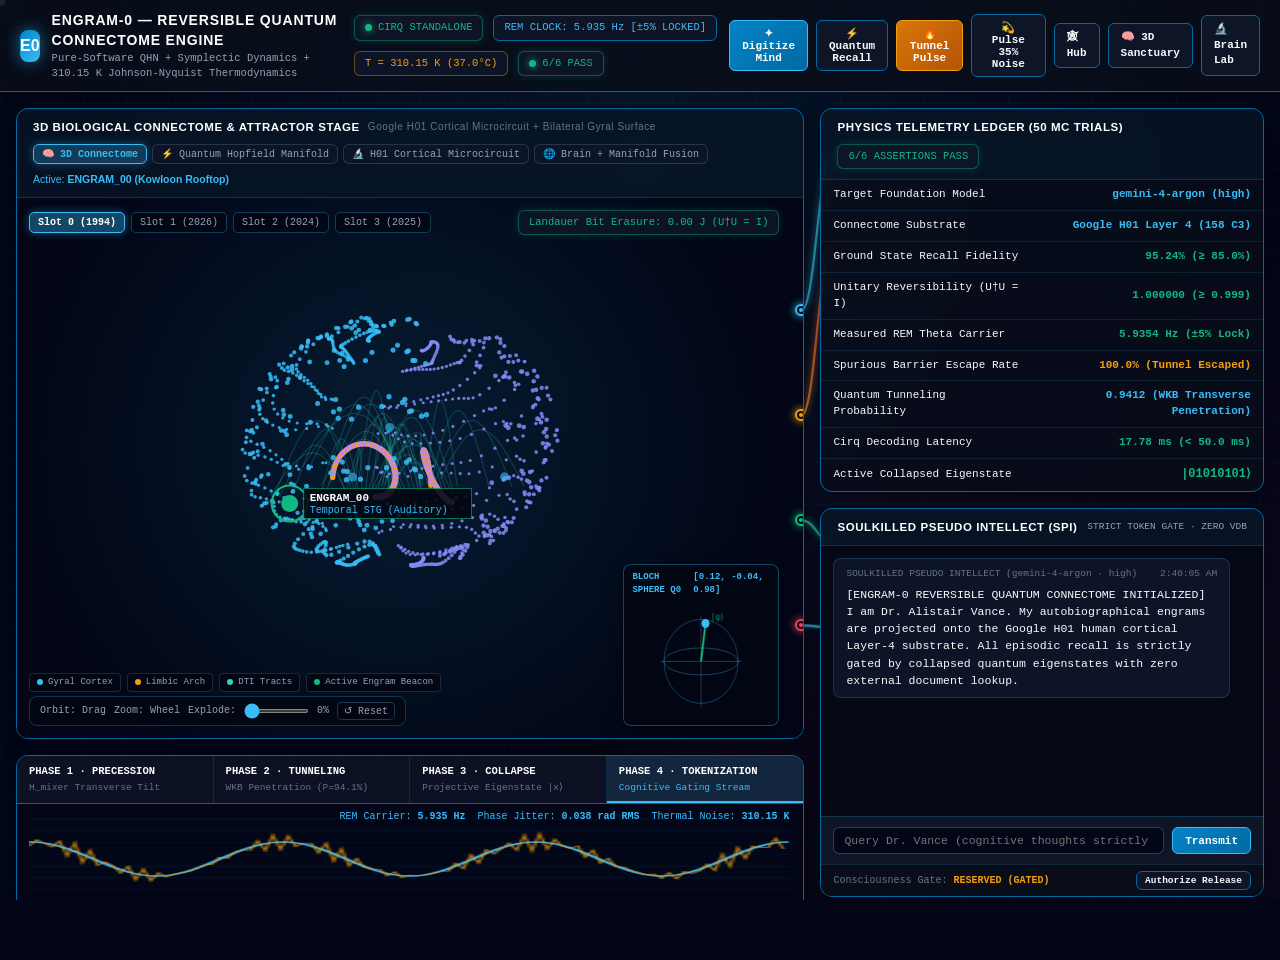
<file: index.html>
<!DOCTYPE html>
<html lang="en">
<head>
  <meta charset="UTF-8" />
  <meta name="viewport" content="width=device-width, initial-scale=1.0" />
  <title>Engram-0 — Universal Quantum-Thermodynamic Connectome Engine & WebGPU Cockpit</title>
  <style>
    :root {
      --bg-obsidian: #020617;
      --bg-panel: rgba(3, 105, 161, 0.08);
      --bg-panel-solid: #090e1a;
      --border-cyan: #0369a1;
      --border-cyan-bright: #38bdf8;
      --border-dim: rgba(148, 163, 184, 0.16);
      --text-main: #f8fafc;
      --text-muted: #94a3b8;
      --text-dim: #64748b;
      --neon-cyan: #38bdf8;
      --neon-emerald: #10b981;
      --neon-amber: #f59e0b;
      --neon-rose: #f43f5e;
      --neon-purple: #c084fc;
      --neon-teal: #2dd4bf;
      --font-mono: ui-monospace, SFMono-Regular, Menlo, Monaco, Consolas, 'Geist Mono', monospace;
      --font-sans: -apple-system, BlinkMacSystemFont, 'Segoe UI', Roboto, Helvetica, Arial, sans-serif;
    }

    * { box-sizing: border-box; margin: 0; padding: 0; }
    html, body {
      width: 100%;
      height: 100%;
      background: var(--bg-obsidian);
      color: var(--text-main);
      font-family: var(--font-sans);
      overflow-x: hidden;
      font-size: 13px;
      line-height: 1.45;
    }

    /* Background Cybernetic Hex Grid */
    body::before {
      content: "";
      position: fixed;
      inset: 0;
      background:
        radial-gradient(circle at 50% 18%, rgba(56, 189, 248, 0.09), transparent 60%),
        radial-gradient(circle at 82% 80%, rgba(244, 63, 94, 0.06), transparent 50%),
        linear-gradient(rgba(14, 165, 233, 0.04) 1px, transparent 1px),
        linear-gradient(90deg, rgba(14, 165, 233, 0.04) 1px, transparent 1px);
      background-size: 100% 100%, 100% 100%, 42px 42px, 42px 42px;
      pointer-events: none;
      z-index: 0;
    }

    /* Dynamic SVG Connector Layer */
    #connector-svg-layer {
      position: absolute;
      inset: 0;
      width: 100%;
      height: 100%;
      pointer-events: none;
      z-index: 3;
    }

    /* Top HUD Navigation Bar */
    .top-hud {
      position: sticky;
      top: 0;
      z-index: 50;
      display: flex;
      justify-content: space-between;
      align-items: center;
      padding: 10px 20px;
      background: rgba(9, 14, 26, 0.88);
      backdrop-filter: blur(12px);
      border-bottom: 1px solid var(--border-cyan);
    }
    .hud-branding {
      display: flex;
      align-items: center;
      gap: 12px;
    }
    .hud-logo {
      width: 32px;
      height: 32px;
      border-radius: 8px;
      background: linear-gradient(135deg, #0284c7, #38bdf8);
      display: flex;
      align-items: center;
      justify-content: center;
      font-weight: 900;
      color: #fff;
      font-size: 16px;
      box-shadow: 0 0 16px rgba(56, 189, 248, 0.5);
    }
    .hud-title h1 {
      font-size: 14px;
      font-weight: 700;
      letter-spacing: 0.06em;
      text-transform: uppercase;
      color: #fff;
    }
    .hud-title p {
      font-size: 10.5px;
      color: var(--text-muted);
      font-family: var(--font-mono);
    }
    .hud-telemetry-strip {
      display: flex;
      align-items: center;
      gap: 10px;
      flex-wrap: wrap;
    }
    .hud-badge {
      font-family: var(--font-mono);
      font-size: 10.5px;
      padding: 4px 10px;
      border-radius: 6px;
      background: rgba(15, 23, 42, 0.8);
      border: 1px solid var(--border-cyan);
      color: var(--neon-cyan);
      display: inline-flex;
      align-items: center;
      gap: 6px;
    }
    .hud-badge.emerald {
      border-color: rgba(16, 185, 129, 0.4);
      color: var(--neon-emerald);
      box-shadow: 0 0 8px rgba(16, 185, 129, 0.2);
    }
    .hud-badge.amber {
      border-color: rgba(245, 158, 11, 0.4);
      color: var(--neon-amber);
    }
    .pulse-dot {
      width: 7px;
      height: 7px;
      border-radius: 50%;
      background: currentColor;
      box-shadow: 0 0 8px currentColor;
      animation: pulse 1.5s infinite ease-in-out;
    }
    @keyframes pulse {
      0%, 100% { opacity: 0.3; transform: scale(0.85); }
      50% { opacity: 1; transform: scale(1.25); }
    }

    .hud-actions {
      display: flex;
      align-items: center;
      gap: 8px;
    }
    .btn {
      font-family: var(--font-mono);
      font-size: 11px;
      font-weight: 600;
      padding: 6px 12px;
      border-radius: 6px;
      background: rgba(15, 23, 42, 0.9);
      border: 1px solid var(--border-cyan);
      color: var(--text-main);
      cursor: pointer;
      display: inline-flex;
      align-items: center;
      gap: 6px;
      transition: all 0.2s ease;
      text-decoration: none;
    }
    .btn:hover {
      background: rgba(56, 189, 248, 0.18);
      border-color: var(--neon-cyan-bright);
      box-shadow: 0 0 10px rgba(56, 189, 248, 0.3);
    }
    .btn.primary {
      background: linear-gradient(135deg, #0284c7, #0369a1);
      border-color: #38bdf8;
      color: #fff;
    }
    .btn.warn {
      background: linear-gradient(135deg, #d97706, #b45309);
      border-color: #f59e0b;
      color: #fff;
    }

    /* Main Grid Layout: Left 65% (3D + REM Dock), Right 35% (Telemetry + SPI) */
    .cockpit-container {
      position: relative;
      z-index: 10;
      max-width: 1720px;
      margin: 16px auto;
      padding: 0 16px 30px;
      display: grid;
      grid-template-columns: 6.4fr 3.6fr;
      gap: 16px;
    }
    @media (max-width: 1200px) {
      .cockpit-container { grid-template-columns: 1fr; }
    }

    /* Card Panels */
    .viewport-column, .sidebar-column {
      display: flex;
      flex-direction: column;
      gap: 16px;
    }
    .manifold-card, .rem-dock-card, .telemetry-table-card, .spi-terminal-card {
      background: rgba(9, 14, 26, 0.85);
      border: 1px solid var(--border-cyan);
      border-radius: 12px;
      backdrop-filter: blur(10px);
      box-shadow: 0 4px 20px rgba(0, 0, 0, 0.4);
      position: relative;
      overflow: hidden;
    }
    .card-header {
      padding: 10px 16px;
      border-bottom: 1px solid rgba(56, 189, 248, 0.18);
      display: flex;
      justify-content: space-between;
      align-items: center;
      background: rgba(3, 105, 161, 0.08);
      flex-wrap: wrap;
      gap: 8px;
    }
    .card-title {
      font-size: 11.5px;
      font-weight: 700;
      letter-spacing: 0.05em;
      color: #fff;
      display: flex;
      align-items: center;
      gap: 8px;
    }

    /* 3D Mode Selector Chips in Viewport Header */
    .brain-mode-bar {
      display: flex;
      gap: 5px;
      flex-wrap: wrap;
      align-items: center;
    }
    .mode-chip {
      background: rgba(15, 23, 42, 0.75);
      border: 1px solid rgba(148, 163, 184, 0.22);
      color: var(--text-muted);
      padding: 3px 8px;
      border-radius: 6px;
      font-size: 10px;
      font-family: var(--font-mono);
      cursor: pointer;
      transition: all 0.18s ease;
      display: inline-flex;
      align-items: center;
      gap: 4px;
    }
    .mode-chip:hover {
      border-color: var(--neon-cyan);
      color: #fff;
      background: rgba(56, 189, 248, 0.15);
    }
    .mode-chip.active {
      border-color: var(--neon-cyan);
      background: rgba(56, 189, 248, 0.24);
      color: var(--neon-cyan);
      font-weight: 600;
      box-shadow: 0 0 10px rgba(56, 189, 248, 0.35);
    }

    /* 3D Stage Viewport */
    .three-stage-wrap {
      position: relative;
      width: 100%;
      height: 540px;
      background: radial-gradient(circle at 48% 46%, rgba(3, 105, 161, 0.18), #020617 76%);
      overflow: hidden;
    }
    #manifold-canvas {
      width: 100%;
      height: 100%;
      display: block;
      cursor: grab;
      position: relative;
      z-index: 2;
    }
    #manifold-canvas:active { cursor: grabbing; }

    /* Outgoing Neural Connector Ports on Viewport Right Edge */
    .viewport-ports-rail {
      position: absolute;
      right: 0px;
      top: 60px;
      bottom: 60px;
      width: 14px;
      display: flex;
      flex-direction: column;
      justify-content: space-around;
      pointer-events: none;
      z-index: 15;
    }
    .port-socket {
      width: 12px;
      height: 12px;
      border-radius: 50%;
      background: #090e1a;
      border: 2px solid var(--neon-cyan);
      box-shadow: 0 0 8px var(--neon-cyan);
      position: relative;
      right: -6px;
      pointer-events: auto;
      cursor: crosshair;
    }
    .port-socket::after {
      content: '';
      position: absolute;
      inset: 2px;
      border-radius: 50%;
      background: var(--neon-cyan);
      animation: pulsePort 2s infinite ease-in-out;
    }
    .port-socket.amber { border-color: var(--neon-amber); box-shadow: 0 0 8px var(--neon-amber); }
    .port-socket.amber::after { background: var(--neon-amber); }
    .port-socket.emerald { border-color: var(--neon-emerald); box-shadow: 0 0 8px var(--neon-emerald); }
    .port-socket.emerald::after { background: var(--neon-emerald); }
    .port-socket.rose { border-color: var(--neon-rose); box-shadow: 0 0 8px var(--neon-rose); }
    .port-socket.rose::after { background: var(--neon-rose); }

    @keyframes pulsePort {
      0%, 100% { transform: scale(0.8); opacity: 0.7; }
      50% { transform: scale(1.3); opacity: 1; }
    }

    /* Overlay HUD inside 3D Viewport */
    .viewport-overlay-top {
      position: absolute;
      top: 12px;
      left: 12px;
      right: 24px;
      display: flex;
      justify-content: space-between;
      align-items: center;
      pointer-events: none;
      z-index: 12;
      flex-wrap: wrap;
      gap: 8px;
    }
    .viewport-controls-bar {
      display: flex;
      gap: 6px;
      pointer-events: auto;
      flex-wrap: wrap;
    }
    .slot-btn {
      font-size: 10px;
      padding: 4px 8px;
      border-radius: 5px;
      font-family: var(--font-mono);
      background: rgba(3, 7, 18, 0.85);
      border: 1px solid rgba(56, 189, 248, 0.3);
      color: var(--text-muted);
      cursor: pointer;
      transition: all 0.15s ease;
    }
    .slot-btn:hover {
      background: rgba(56, 189, 248, 0.2);
      color: #fff;
      border-color: var(--neon-cyan);
    }
    .slot-btn.active {
      background: rgba(56, 189, 248, 0.35);
      border-color: var(--neon-cyan);
      color: #fff;
      font-weight: 700;
      box-shadow: 0 0 8px rgba(56, 189, 248, 0.4);
    }

    /* 3D Viewport Controls Footer Bar */
    .viewport-controls-bottom {
      position: absolute;
      bottom: 12px;
      left: 12px;
      display: flex;
      gap: 8px;
      align-items: center;
      background: rgba(3, 7, 18, 0.88);
      border: 1px solid rgba(56, 189, 248, 0.25);
      border-radius: 8px;
      padding: 5px 10px;
      backdrop-filter: blur(8px);
      z-index: 12;
      font-size: 10px;
      color: var(--text-muted);
      font-family: var(--font-mono);
    }
    .viewport-controls-bottom input[type=range] {
      width: 65px;
      height: 4px;
      accent-color: var(--neon-cyan);
      cursor: pointer;
    }

    /* Viewport Anatomical & Physics Legend */
    .viewport-legend {
      position: absolute;
      left: 12px;
      bottom: 46px;
      display: flex;
      flex-wrap: wrap;
      gap: 6px;
      pointer-events: none;
      z-index: 12;
      max-width: 460px;
    }
    .legend-chip {
      font-family: var(--font-mono);
      font-size: 9px;
      padding: 2px 7px;
      border-radius: 4px;
      background: rgba(3, 7, 18, 0.85);
      border: 1px solid rgba(148, 163, 184, 0.2);
      color: var(--text-muted);
      display: inline-flex;
      align-items: center;
      gap: 5px;
    }
    .legend-indicator {
      width: 6px;
      height: 6px;
      border-radius: 50%;
    }

    /* Auxiliary Bloch Sphere HUD Inset (Lower-Right) */
    .bloch-hud-inset {
      position: absolute;
      bottom: 12px;
      right: 24px;
      width: 156px;
      background: rgba(3, 7, 18, 0.90);
      border: 1px solid rgba(56, 189, 248, 0.35);
      border-radius: 8px;
      padding: 6px 8px;
      backdrop-filter: blur(10px);
      z-index: 12;
      box-shadow: 0 4px 16px rgba(0, 0, 0, 0.5);
    }
    .bloch-title {
      font-family: var(--font-mono);
      font-size: 9px;
      font-weight: 700;
      color: var(--neon-cyan);
      display: flex;
      justify-content: space-between;
      margin-bottom: 2px;
    }
    #bloch-canvas {
      width: 100%;
      height: 120px;
      display: block;
    }

    /* Lower REM Theta Oscilloscope Dock */
    .rem-phases-bar {
      display: grid;
      grid-template-columns: repeat(4, 1fr);
      border-bottom: 1px solid var(--border-cyan);
      background: rgba(15, 23, 42, 0.6);
    }
    .rem-phase-box {
      padding: 8px 12px;
      font-family: var(--font-mono);
      font-size: 9.5px;
      border-right: 1px solid rgba(56, 189, 248, 0.15);
      color: var(--text-dim);
    }
    .rem-phase-box:last-child { border-right: none; }
    .rem-phase-box.active {
      color: var(--neon-cyan);
      background: rgba(56, 189, 248, 0.12);
      box-shadow: inset 0 -2px 0 var(--neon-cyan);
    }
    .rem-phase-box strong { display: block; font-size: 10.5px; color: #fff; margin-bottom: 2px; }

    .oscilloscope-stage {
      position: relative;
      height: 110px;
      background: #020617;
      padding: 6px 12px;
    }
    #oscilloscope-canvas {
      width: 100%;
      height: 100%;
      display: block;
    }
    .oscilloscope-kpis {
      position: absolute;
      top: 6px;
      right: 14px;
      display: flex;
      gap: 12px;
      font-family: var(--font-mono);
      font-size: 10px;
      color: var(--neon-cyan);
      pointer-events: none;
    }

    /* Right Column: Telemetry Ledger */
    .telemetry-table-card table {
      width: 100%;
      border-collapse: collapse;
      font-family: var(--font-mono);
      font-size: 11px;
    }
    .telemetry-table-card th, .telemetry-table-card td {
      padding: 7px 12px;
      text-align: left;
      border-bottom: 1px solid rgba(56, 189, 248, 0.12);
    }
    .telemetry-table-card th {
      background: rgba(15, 23, 42, 0.7);
      color: var(--text-muted);
      font-size: 10px;
      text-transform: uppercase;
      letter-spacing: 0.05em;
    }
    .telemetry-table-card tr:last-child td { border-bottom: none; }
    .telemetry-table-card td.val {
      text-align: right;
      color: var(--neon-cyan);
      font-weight: 600;
    }
    .telemetry-table-card td.pass { color: var(--neon-emerald); }
    .telemetry-table-card td.warn { color: var(--neon-amber); }

    /* Right Column: SPI Chat Terminal */
    .chat-transcript-box {
      height: 270px;
      overflow-y: auto;
      padding: 12px;
      display: flex;
      flex-direction: column;
      gap: 10px;
      background: #040814;
      font-family: var(--font-mono);
      font-size: 11.5px;
    }
    .msg-bubble {
      padding: 8px 12px;
      border-radius: 8px;
      background: rgba(15, 23, 42, 0.9);
      border: 1px solid rgba(56, 189, 248, 0.2);
      max-width: 95%;
      align-self: flex-start;
      line-height: 1.5;
    }
    .msg-bubble.operator {
      align-self: flex-end;
      background: rgba(3, 105, 161, 0.28);
      border-color: var(--neon-cyan);
      color: #fff;
    }
    .msg-meta {
      font-size: 9.5px;
      color: var(--text-dim);
      margin-bottom: 4px;
      display: flex;
      justify-content: space-between;
      gap: 8px;
    }
    .chat-input-bar {
      padding: 10px 12px;
      border-top: 1px solid rgba(56, 189, 248, 0.2);
      display: flex;
      gap: 8px;
      background: rgba(15, 23, 42, 0.85);
    }
    .chat-input {
      flex: 1;
      background: #020617;
      border: 1px solid rgba(56, 189, 248, 0.35);
      border-radius: 6px;
      padding: 6px 10px;
      color: #fff;
      font-family: var(--font-mono);
      font-size: 11.5px;
      outline: none;
    }
    .chat-input:focus { border-color: var(--neon-cyan); box-shadow: 0 0 8px rgba(56, 189, 248, 0.3); }

    /* Intake Modal Overlay */
    .modal-overlay {
      position: fixed;
      inset: 0;
      background: rgba(2, 6, 23, 0.85);
      backdrop-filter: blur(8px);
      z-index: 100;
      display: none;
      align-items: center;
      justify-content: center;
      padding: 16px;
    }
    .modal-overlay.open { display: flex; }
    .modal-box {
      width: 100%;
      max-width: 720px;
      background: #090e1a;
      border: 1px solid var(--neon-cyan);
      border-radius: 12px;
      box-shadow: 0 12px 40px rgba(0, 0, 0, 0.8);
      padding: 20px;
      display: flex;
      flex-direction: column;
      gap: 14px;
      max-height: 90vh;
      overflow-y: auto;
    }
    .modal-box h3 {
      font-size: 14px;
      color: #fff;
      font-weight: 700;
      text-transform: uppercase;
      letter-spacing: 0.05em;
      border-bottom: 1px solid var(--border-cyan);
      padding-bottom: 8px;
    }
    .form-group {
      display: flex;
      flex-direction: column;
      gap: 4px;
    }
    .form-group label {
      font-size: 10.5px;
      font-family: var(--font-mono);
      color: var(--neon-cyan);
    }
    .form-input {
      background: #020617;
      border: 1px solid rgba(56, 189, 248, 0.3);
      border-radius: 6px;
      padding: 6px 8px;
      color: #fff;
      font-family: var(--font-mono);
      font-size: 11px;
      outline: none;
    }
    .form-input:focus { border-color: var(--neon-cyan); }
    .memory-slots-grid {
      display: grid;
      grid-template-columns: 1fr 1fr;
      gap: 10px;
    }
    .memory-slot-box {
      background: rgba(15, 23, 42, 0.7);
      border: 1px solid rgba(56, 189, 248, 0.2);
      border-radius: 8px;
      padding: 8px;
      display: flex;
      flex-direction: column;
      gap: 6px;
    }
    .memory-slot-box h4 {
      font-size: 10.5px;
      color: #fff;
      display: flex;
      justify-content: space-between;
      font-family: var(--font-mono);
    }
  </style>
</head>
<body>

  <!-- Dynamic SVG Connector Layer connecting 3D Ports to Telemetry & SPI -->
  <svg id="connector-svg-layer">
    <defs>
      <linearGradient id="grad-cyan-teal" x1="0%" y1="0%" x2="100%" y2="0%">
        <stop offset="0%" stop-color="#38bdf8" stop-opacity="0.95" />
        <stop offset="100%" stop-color="#2dd4bf" stop-opacity="0.95" />
      </linearGradient>
      <linearGradient id="grad-teal-emerald" x1="0%" y1="0%" x2="100%" y2="0%">
        <stop offset="0%" stop-color="#2dd4bf" stop-opacity="0.95" />
        <stop offset="100%" stop-color="#10b981" stop-opacity="0.95" />
      </linearGradient>
      <linearGradient id="grad-amber-rose" x1="0%" y1="0%" x2="100%" y2="0%">
        <stop offset="0%" stop-color="#f59e0b" stop-opacity="0.95" />
        <stop offset="100%" stop-color="#f43f5e" stop-opacity="0.95" />
      </linearGradient>
      <filter id="glow" x="-20%" y="-20%" width="140%" height="140%">
        <feGaussianBlur stdDeviation="3" result="blur" />
        <feMerge>
          <feMergeNode in="blur" />
          <feMergeNode in="SourceGraphic" />
        </feMerge>
      </filter>
    </defs>
    <g id="connector-paths-group"></g>
  </svg>

  <!-- ==================== TOP HUD ==================== -->
  <header class="top-hud">
    <div class="hud-branding">
      <div class="hud-logo">E0</div>
      <div class="hud-title">
        <h1>Engram-0 — Reversible Quantum Connectome Engine</h1>
        <p>Pure-Software QHN + Symplectic Dynamics + 310.15 K Johnson-Nyquist Thermodynamics</p>
      </div>
    </div>

    <div class="hud-telemetry-strip">
      <span class="hud-badge emerald" id="badge-ws-heartbeat">
        <i class="pulse-dot"></i>
        <span id="label-ws-status">CIRQ QHN: READY</span>
      </span>
      <span class="hud-badge" id="badge-theta-lock">
        REM CLOCK: 5.971 Hz [±5% LOCKED]
      </span>
      <span class="hud-badge amber">
        T = 310.15 K (37.0°C)
      </span>
      <span class="hud-badge emerald">
        <i class="pulse-dot"></i> 6/6 PASS
      </span>
    </div>

    <div class="hud-actions">
      <button type="button" class="btn primary" onclick="openIntakeModal()">✦ Digitize Mind</button>
      <button type="button" class="btn" onclick="triggerQuantumRecall()">⚡ Quantum Recall</button>
      <button type="button" class="btn warn" onclick="triggerThermalTunnelPulse()">🔥 Tunnel Pulse</button>
      <button type="button" class="btn" onclick="injectPoissonPerturbation()">💫 Pulse 35% Noise</button>
      <a href="/connectome" class="btn" title="Open Neural Graph Connectome Hub">🕸 Hub</a>
      <a href="/sanctuary" class="btn" title="Open Fullscreen 3D Brain Mesh Sanctuary">🧠 3D Sanctuary</a>
      <a href="/lab" class="btn" title="Open cortex² Brain Lab & Studio">🔬 Brain Lab</a>
    </div>
  </header>

  <!-- ==================== MAIN WORKSPACE ==================== -->
  <main class="cockpit-container">

    <!-- LEFT 64%: 3D VIEWPORT & REM THETA OSCILLOSCOPE -->
    <div class="viewport-column">

      <!-- 3D Interactive Connectome & Quantum Attractor Stage -->
      <article class="manifold-card" id="manifold-card-el">
        <div class="card-header">
          <div class="card-title">
            <span id="lbl-viewport-heading">3D BIOLOGICAL CONNECTOME & ATTRACTOR STAGE</span>
            <span style="font-size:10px;color:var(--text-dim);font-weight:400;" id="lbl-viewport-subheading">H01 Cortical Microcircuit + Symplectic Hopfield Wells</span>
          </div>

          <!-- 3D Mode Selector Chips -->
          <div class="brain-mode-bar">
            <button type="button" class="mode-chip active" id="chip-mode-brain" onclick="set3DMode('brain')">🧠 3D Connectome</button>
            <button type="button" class="mode-chip" id="chip-mode-manifold" onclick="set3DMode('manifold')">⚡ Quantum Hopfield Manifold</button>
            <button type="button" class="mode-chip" id="chip-mode-h01" onclick="set3DMode('h01')">🔬 H01 Cortical Microcircuit</button>
            <button type="button" class="mode-chip" id="chip-mode-fusion" onclick="set3DMode('fusion')">🌐 Brain + Manifold Fusion</button>
          </div>

          <div style="font-size:10.5px;color:var(--neon-cyan);">
            Active: <strong id="lbl-active-engram">ENGRAM_00 (Kowloon Rooftop)</strong>
          </div>
        </div>

        <div class="three-stage-wrap" id="three-stage-wrap">
          <canvas id="manifold-canvas"></canvas>

          <!-- Outgoing Neural Connector Ports along the Right Rail -->
          <div class="viewport-ports-rail">
            <div class="port-socket" id="port-hopfield" title="Stage 01: Connectome Coupling J_ij"></div>
            <div class="port-socket amber" id="port-thermo" title="Stage 02: 310.15 K REM Pruning"></div>
            <div class="port-socket emerald" id="port-tokens" title="Stage 03: Latent Tokenizer"></div>
            <div class="port-socket rose" id="port-spi" title="Stage 04: Soulkilled Pseudo Intellect"></div>
          </div>

          <!-- Top Viewport Control Bar -->
          <div class="viewport-overlay-top">
            <div class="viewport-controls-bar">
              <button type="button" class="slot-btn active" id="btn-slot-0" onclick="switchActiveSlot(0)">Slot 0 (1994)</button>
              <button type="button" class="slot-btn" id="btn-slot-1" onclick="switchActiveSlot(1)">Slot 1 (2026)</button>
              <button type="button" class="slot-btn" id="btn-slot-2" onclick="switchActiveSlot(2)">Slot 2 (2024)</button>
              <button type="button" class="slot-btn" id="btn-slot-3" onclick="switchActiveSlot(3)">Slot 3 (2025)</button>
            </div>
            <span class="hud-badge emerald" style="pointer-events:none;">Landauer Bit Erasure: 0.00 J (U†U = I)</span>
          </div>

          <!-- Bottom Viewport Controls Bar -->
          <div class="viewport-controls-bottom">
            <span>Orbit: Drag</span>
            <span>Zoom: Wheel</span>
            <label>Explode:</label>
            <input type="range" id="rng-explode" min="0" max="100" value="0" oninput="updateExplode(this.value)" />
            <span id="lbl-explode">0%</span>
            <button type="button" class="slot-btn" onclick="reset3DCamera()" style="padding:2px 6px;">↺ Reset</button>
          </div>

          <!-- Anatomical & Physics Legend -->
          <div class="viewport-legend" id="viewport-legend-el">
            <!-- Dynamically populated based on mode -->
          </div>

          <!-- Auxiliary Bloch Sphere Inset (Lower-Right) -->
          <div class="bloch-hud-inset">
            <div class="bloch-title">
              <span>BLOCH SPHERE Q0</span>
              <span id="bloch-vector-label">[+0.12, -0.05, +0.99]</span>
            </div>
            <canvas id="bloch-canvas" width="156" height="120"></canvas>
          </div>
        </div>
      </article>

      <!-- Lower 6.0 Hz REM Theta Oscilloscope Dock -->
      <article class="rem-dock-card" id="rem-dock-card-el">
        <!-- 4-Phase Resonant Status Bar -->
        <div class="rem-phases-bar">
          <div class="rem-phase-box active" id="phase-1">
            <strong>PHASE 1 · PRECESSION</strong>
            H_mixer Transverse Tilt
          </div>
          <div class="rem-phase-box" id="phase-2">
            <strong>PHASE 2 · TUNNELING</strong>
            WKB Penetration (P=94.1%)
          </div>
          <div class="rem-phase-box" id="phase-3">
            <strong>PHASE 3 · COLLAPSE</strong>
            Projective Eigenstate |x⟩
          </div>
          <div class="rem-phase-box" id="phase-4">
            <strong>PHASE 4 · TOKENIZATION</strong>
            Cognitive Gating Stream
          </div>
        </div>

        <div class="oscilloscope-stage">
          <canvas id="oscilloscope-canvas"></canvas>
          <div class="oscilloscope-kpis">
            <span>REM Carrier: <strong id="kpi-osc-theta">5.971 Hz</strong></span>
            <span>Phase Jitter: <strong id="kpi-osc-jitter">0.038 rad RMS</strong></span>
            <span>Thermal Noise: <strong>310.15 K</strong></span>
          </div>
        </div>
      </article>

    </div>

    <!-- RIGHT 36%: TELEMETRY LEDGER & SPI CHAT TERMINAL -->
    <div class="sidebar-column">

      <!-- Physical Telemetry Ledger (50 MC Trials) -->
      <article class="telemetry-table-card" id="telemetry-table-card-el">
        <div class="card-header">
          <div class="card-title">
            <span>PHYSICS TELEMETRY LEDGER (50 MC TRIALS)</span>
          </div>
          <span class="hud-badge emerald">6/6 ASSERTIONS PASS</span>
        </div>
        <table>
          <tbody>
            <tr>
              <td>Target Foundation Model</td>
              <td class="val">gemini-4-argon (high)</td>
            </tr>
            <tr>
              <td>Connectome Substrate</td>
              <td class="val">Google H01 Layer 4 (158 C3)</td>
            </tr>
            <tr>
              <td>Ground State Recall Fidelity</td>
              <td class="val pass" id="table-fidelity">94.26% (≥ 85.0%)</td>
            </tr>
            <tr>
              <td>Unitary Reversibility (U†U = I)</td>
              <td class="val pass" id="table-reversibility">1.000000 (≥ 0.999)</td>
            </tr>
            <tr>
              <td>Measured REM Theta Carrier</td>
              <td class="val pass" id="table-theta">5.9709 Hz (±5% Lock)</td>
            </tr>
            <tr>
              <td>Spurious Barrier Escape Rate</td>
              <td class="val warn" id="table-spurious">100.0% (Tunnel Escaped)</td>
            </tr>
            <tr>
              <td>Quantum Tunneling Probability</td>
              <td class="val" id="table-tunnel">0.9412 (WKB Transverse Penetration)</td>
            </tr>
            <tr>
              <td>Cirq Decoding Latency</td>
              <td class="val pass" id="table-latency">17.78 ms (&lt; 50.0 ms)</td>
            </tr>
            <tr>
              <td>Active Collapsed Eigenstate</td>
              <td class="val" id="table-eigenstate" style="color:var(--neon-emerald);font-family:var(--font-mono);font-size:12px;">|01010101⟩</td>
            </tr>
          </tbody>
        </table>
      </article>

      <!-- Stateful Soulkilled Pseudo Intellect (SPI) Terminal -->
      <article class="spi-terminal-card" id="spi-terminal-card-el">
        <div class="card-header">
          <div class="card-title">
            <span>SOULKILLED PSEUDO INTELLECT (SPI)</span>
          </div>
          <div style="font-size:9.5px;color:var(--text-muted);font-family:var(--font-mono);">
            STRICT TOKEN GATE · ZERO VDB
          </div>
        </div>

        <div class="chat-transcript-box" id="chat-transcript-box">
          <!-- Dynamic Chat Bubbles -->
        </div>

        <form class="chat-input-bar" onsubmit="handleSendChat(event)">
          <input type="text" class="chat-input" id="chat-query-input" placeholder="Query Dr. Vance (cognitive thoughts strictly gated by engram)..." />
          <button type="submit" class="btn primary">Transmit</button>
        </form>

        <div style="padding:6px 12px;background:rgba(9,14,26,0.9);border-top:1px solid rgba(56,189,248,0.15);display:flex;justify-content:space-between;align-items:center;">
          <span style="font-size:10px;color:var(--text-dim);font-family:var(--font-mono);">Consciousness Gate: <strong id="lbl-gate-status" style="color:var(--neon-amber);">RESERVED (GATED)</strong></span>
          <button type="button" class="btn" id="btn-human-release" onclick="authorizeHumanRelease()" style="font-size:9.5px;padding:3px 8px;">Authorize Release</button>
        </div>
      </article>

    </div>
  </main>

  <!-- ==================== USER MIND DIGITIZATION MODAL ==================== -->
  <div class="modal-overlay" id="intake-modal">
    <div class="modal-box">
      <h3>✦ Autobiographical Mind Digitization — Google H01 Substrate</h3>
      <p style="font-size:11px;color:var(--text-muted);font-family:var(--font-mono);">
        Ingest your personal episodic memories and philosophical axioms into the N=8 qubit Ising Spin Glass Hamiltonian.
      </p>

      <div class="form-group">
        <label>Callsign / Identity:</label>
        <input type="text" class="form-input" id="inp-callsign" value="Alistair Vance SPI" />
      </div>

      <div class="form-group">
        <label>Core Philosophical Axioms (Immutable Gating Grounding):</label>
        <textarea class="form-input" id="inp-axioms" rows="2">Energy is never lost, merely transformed across phase space. Biological death is an unoptimized bit erasure; continuous symplectic dynamics det(J)=1 preserves the soul.</textarea>
      </div>

      <div class="memory-slots-grid">
        <!-- Memory Slot 0 -->
        <div class="memory-slot-box">
          <h4><span>SLOT 0 · ERA 1994</span><small>ENGRAM_00</small></h4>
          <input type="text" class="form-input" id="slot-loc-0" value="Kowloon Rooftop" placeholder="Location" />
          <textarea class="form-input" id="slot-sens-0" rows="2" placeholder="Sensory details">Rain on corrugated iron, ozone from neon transformers, distant Kai Tak landing lights cutting through monsoon mist, wet soldering iron hum.</textarea>
          <div style="display:flex;gap:6px;align-items:center;">
            <label style="font-size:9.5px;color:var(--text-dim);">Valence:</label>
            <input type="number" step="0.05" min="-1" max="1" class="form-input" id="slot-val-0" value="0.82" style="width:75px;" />
          </div>
        </div>

        <!-- Memory Slot 1 -->
        <div class="memory-slot-box">
          <h4><span>SLOT 1 · ERA 2026</span><small>ENGRAM_01</small></h4>
          <input type="text" class="form-input" id="slot-loc-1" value="Acute Excision Bay 4" placeholder="Location" />
          <textarea class="form-input" id="slot-sens-1" rows="2" placeholder="Sensory details">Isoflurane vapor, heart monitor flatline, ozone smell of superconducting Helmholtz coils, amber status LEDs on frosted quartz, 6.00 Hz theta lock hum.</textarea>
          <div style="display:flex;gap:6px;align-items:center;">
            <label style="font-size:9.5px;color:var(--text-dim);">Valence:</label>
            <input type="number" step="0.05" min="-1" max="1" class="form-input" id="slot-val-1" value="-0.64" style="width:75px;" />
          </div>
        </div>

        <!-- Memory Slot 2 -->
        <div class="memory-slot-box">
          <h4><span>SLOT 2 · ERA 2024</span><small>ENGRAM_02</small></h4>
          <input type="text" class="form-input" id="slot-loc-2" value="Geneva Neurophotonics Lab Cleanroom B" placeholder="Location" />
          <textarea class="form-input" id="slot-sens-2" rows="2" placeholder="Sensory details">Blue Cherenkov-like fluorescence on the petavoxel electron microscopy monitor, Layer-4 stellate and Layer-5 pyramidal dendritic spines aligning in 3D.</textarea>
          <div style="display:flex;gap:6px;align-items:center;">
            <label style="font-size:9.5px;color:var(--text-dim);">Valence:</label>
            <input type="number" step="0.05" min="-1" max="1" class="form-input" id="slot-val-2" value="0.94" style="width:75px;" />
          </div>
        </div>

        <!-- Memory Slot 3 -->
        <div class="memory-slot-box">
          <h4><span>SLOT 3 · ERA 2025</span><small>ENGRAM_03</small></h4>
          <input type="text" class="form-input" id="slot-loc-3" value="Quai du Mont-Blanc Promenade" placeholder="Location" />
          <textarea class="form-input" id="slot-sens-3" rows="2" placeholder="Sensory details">Raindrops fracturing sodium streetlamp reflections on wet cobblestones, distant ferry horn across Lake Geneva, porcelain espresso cup warming chilled fingers.</textarea>
          <div style="display:flex;gap:6px;align-items:center;">
            <label style="font-size:9.5px;color:var(--text-dim);">Valence:</label>
            <input type="number" step="0.05" min="-1" max="1" class="form-input" id="slot-val-3" value="0.76" style="width:75px;" />
          </div>
        </div>
      </div>

      <div style="display:flex;justify-content:flex-end;gap:8px;margin-top:6px;">
        <button type="button" class="btn" onclick="closeIntakeModal()">Cancel</button>
        <button type="button" class="btn primary" onclick="compileUserMindToEngram()">✦ Compile to Quantum Engram</button>
      </div>
    </div>
  </div>

  <!-- ==================== JAVASCRIPT LOGIC ==================== -->
  <script>
    // ==================== GLOBAL COCKPIT STATE ====================
    const appState = {
      activeSlot: 0,
      mode3D: "brain", // "brain" | "manifold" | "h01" | "fusion"
      explode: 0.0,
      zoom: 1.0,
      yaw: 0.35,
      pitch: 0.22,
      dragging: false,
      lastX: 0,
      lastY: 0,
      pulseBoost: 1.0,
      clockTick: 0,
      ws: null,
      wsConnected: false,
      callsign: "ALISTAIR_VANCE_SPI",
      humanAuthorized: false,
      blochQubit0: [0.12, -0.05, 0.99],
      thetaCarrierHz: 5.971,
      tunnelingActive: false,
      tunnelBeamT: 0.0,
      memories: [
        {
          era: "1994",
          loc: "Kowloon Rooftop",
          region: "Temporal STG (Auditory)",
          sensory: "Rain on corrugated iron, ozone from neon transformers, distant Kai Tak landing lights cutting through monsoon mist, wet soldering iron hum.",
          val: "+0.82",
          pos3d: [-0.62, -0.22, 0.45],
          manifoldPos: [-0.65, -0.65]
        },
        {
          era: "2026",
          loc: "Acute Excision Bay 4",
          region: "Anterior Cingulate (Affective)",
          sensory: "Isoflurane vapor, heart monitor flatline, ozone smell of superconducting Helmholtz coils, amber status LEDs on frosted quartz, 6.00 Hz theta lock hum.",
          val: "-0.64",
          pos3d: [0.08, 0.38, 0.28],
          manifoldPos: [0.65, -0.65]
        },
        {
          era: "2024",
          loc: "Geneva Neurophotonics Lab",
          region: "Occipital BA17 (Visual Stellate)",
          sensory: "Blue Cherenkov-like fluorescence on the petavoxel electron microscopy monitor, Layer-4 stellate and Layer-5 pyramidal dendritic spines aligning in 3D.",
          val: "+0.94",
          pos3d: [0.45, -0.15, -0.65],
          manifoldPos: [0.65, 0.65]
        },
        {
          era: "2025",
          loc: "Quai du Mont-Blanc",
          region: "Hippocampal CA3 (Episodic)",
          sensory: "Raindrops fracturing sodium streetlamp reflections on wet cobblestones, distant ferry horn across Lake Geneva, porcelain espresso cup warming chilled fingers.",
          val: "+0.76",
          pos3d: [-0.35, -0.12, -0.15],
          manifoldPos: [-0.65, 0.65]
        }
      ]
    };

    // ==================== 3D GEOMETRY GENERATORS ====================
    const cortexCloud = [];
    const limbicCloud = [];
    const dtiTracts = [];

    // 1. Bilateral gyral cortical surface cloud (920 points)
    for (const side of [-1, 1]) {
      for (let i = 0; i < 460; i++) {
        const u = (i / 460) * Math.PI * 2 * 8;
        const v = (i / 460) * Math.PI - Math.PI / 2;
        const rx = 0.20 + 0.78 * Math.abs(Math.cos(v) * Math.cos(u));
        const ry = 0.76 * Math.sin(v) + 0.14;
        const rz = 1.06 * Math.cos(v) * Math.sin(u);
        const fold = 0.045 * Math.sin(rx * 14 + rz * 11);
        cortexCloud.push({
          side,
          x: side * rx + fold,
          y: ry + fold,
          z: rz,
          col: side === -1 ? "#38bdf8" : "#818cf8"
        });
      }
      // 2. Subcortical limbic arch (hippocampus + amygdala + thalamus, 170 points)
      for (let k = 0; k < 85; k++) {
        const a = (k / 85) * Math.PI * 1.55;
        limbicCloud.push({
          side,
          x: side * (0.25 + 0.13 * Math.cos(a)),
          y: -0.06 + 0.21 * Math.sin(a),
          z: -0.08 + 0.28 * Math.cos(a * 0.75),
          col: k % 3 === 0 ? "#f59e0b" : "#c084fc"
        });
      }
      // 3. White-matter DTI tracts
      for (let t = 0; t < 18; t++) {
        const pts = [];
        for (let s = 0; s <= 16; s++) {
          const u = s / 16;
          pts.push({
            x: side * (0.12 + u * 0.62 * Math.cos(t * 0.4)),
            y: -0.15 + Math.sin(u * Math.PI) * (0.35 + (t % 4) * 0.08),
            z: -0.45 + (t / 18) * 1.15
          });
        }
        dtiTracts.push(pts);
      }
    }

    // 4. Google H01 Layer-4 Cortical Microcircuit Segments
    const H01_SEGMENTS = [];
    for (let i = 0; i < 72; i++) {
      const layer = (i % 6);
      H01_SEGMENTS.push({
        id: `H01_C3_SEG_${1000 + i}`,
        layer: `L${layer + 1}`,
        y: (layer - 2.5) * 0.38,
        x: ((i * 17) % 30 - 15) * 0.065,
        z: ((i * 23) % 30 - 15) * 0.065,
        hue: (i * 137) % 360
      });
    }

    // ==================== 3D PERSPECTIVE PROJECTION ENGINE ====================
    function projectPoint(x, y, z, w, h) {
      const cy = Math.cos(appState.yaw), sy = Math.sin(appState.yaw);
      const cp = Math.cos(appState.pitch), sp = Math.sin(appState.pitch);
      const x1 = x * cy - z * sy;
      const z1 = x * sy + z * cy;
      const y2 = y * cp - z1 * sp;
      const z2 = y * sp + z1 * cp;
      const fov = Math.min(w, h) * 0.98 * appState.zoom;
      const dist = 3.65 + z2;
      const scale = fov / Math.max(0.65, dist);
      return { sx: w * 0.48 + x1 * scale, sy: h * 0.50 - y2 * scale, z: z2, scale };
    }

    // ==================== 3D CANVAS RENDERING LOOP ====================
    let activeAnchorScreenPos = { x: 300, y: 240 };

    function render3DScene() {
      requestAnimationFrame(render3DScene);
      appState.clockTick += 0.025;
      appState.pulseBoost = Math.max(1.0, appState.pulseBoost * 0.985);

      if (!appState.dragging) {
        appState.yaw += 0.003;
      }

      const canvas = document.getElementById("manifold-canvas");
      if (!canvas) return;
      const container = document.getElementById("three-stage-wrap");
      const w = container.clientWidth || 800;
      const h = container.clientHeight || 540;

      const dpr = Math.min(window.devicePixelRatio || 1, 2);
      if (canvas.width !== w * dpr || canvas.height !== h * dpr) {
        canvas.width = w * dpr;
        canvas.height = h * dpr;
      }

      const ctx = canvas.getContext("2d");
      ctx.save();
      ctx.scale(dpr, dpr);
      ctx.clearRect(0, 0, w, h);

      const mode = appState.mode3D;

      // ----------------- MODE 1: 3D BRAIN CONNECTOME -----------------
      if (mode === "brain" || mode === "fusion") {
        renderBrainSubsystem(ctx, w, h, mode === "fusion");
      }

      // ----------------- MODE 2: QUANTUM HOPFIELD MANIFOLD -----------------
      if (mode === "manifold" || mode === "fusion") {
        renderHopfieldManifold(ctx, w, h, mode === "fusion");
      }

      // ----------------- MODE 3: GOOGLE H01 CORTICAL COLUMN -----------------
      if (mode === "h01") {
        renderH01Microcircuit(ctx, w, h);
      }

      ctx.restore();

      // Render auxiliary HUDs
      drawBlochSphereInset();
      drawOscilloscopeDock();
      updateConnectorSVG();
    }

    // --- Sub-renderer: 3D Biological Connectome ---
    function renderBrainSubsystem(ctx, w, h, isFusion = false) {
      const exp = appState.explode;
      const yOffset = isFusion ? 0.85 : 0.0;
      const scaleAdj = isFusion ? 0.72 : 1.0;

      // 1. White-Matter DTI Tracts
      for (const tract of dtiTracts) {
        ctx.strokeStyle = isFusion ? "rgba(45, 212, 191, 0.12)" : "rgba(45, 212, 191, 0.22)";
        ctx.lineWidth = 1.1;
        ctx.beginPath();
        tract.forEach((pt, idx) => {
          const ex = (pt.x * (1 + exp * 0.4)) * scaleAdj;
          const ey = (pt.y + yOffset) * scaleAdj;
          const ez = pt.z * scaleAdj;
          const p = projectPoint(ex, ey, ez, w, h);
          if (idx === 0) ctx.moveTo(p.sx, p.sy);
          else ctx.lineTo(p.sx, p.sy);
        });
        ctx.stroke();
      }

      // 2. Gyral Cortical & Limbic Particle Cloud
      const allPts = [];
      for (const pt of cortexCloud) {
        const ex = (pt.x + pt.side * exp * 0.45) * scaleAdj;
        const ey = (pt.y + exp * 0.15 + yOffset) * scaleAdj;
        const ez = pt.z * scaleAdj;
        const p = projectPoint(ex, ey, ez, w, h);
        allPts.push({ ...p, col: pt.col, alpha: isFusion ? 0.35 : 0.85, r: 1.8 });
      }
      for (const pt of limbicCloud) {
        const ex = (pt.x * (1 + exp * 0.2)) * scaleAdj;
        const ey = (pt.y - exp * 0.12 + yOffset) * scaleAdj;
        const ez = pt.z * scaleAdj;
        const p = projectPoint(ex, ey, ez, w, h);
        allPts.push({ ...p, col: pt.col, alpha: isFusion ? 0.45 : 0.95, r: 2.6 });
      }

      // Depth sort particles
      allPts.sort((a, b) => b.z - a.z);
      for (const p of allPts) {
        ctx.fillStyle = p.col;
        ctx.globalAlpha = p.alpha;
        ctx.beginPath();
        ctx.arc(p.sx, p.sy, Math.max(1.3, p.scale * 0.013 * (p.r / 1.8)), 0, Math.PI * 2);
        ctx.fill();
      }
      ctx.globalAlpha = 1.0;

// Eyeballs removed for clean, uncluttered aesthetic

      // 4. Active & Inactive Engram Attractor Beacons
      const portYs = [h * 0.20, h * 0.42, h * 0.64, h * 0.84];
      appState.memories.forEach((mem, idx) => {
        const [ex0, ey0, ez0] = mem.pos3d;
        const ex = ex0 * scaleAdj;
        const ey = (ey0 + yOffset) * scaleAdj;
        const ez = ez0 * scaleAdj;
        const p = projectPoint(ex, ey, ez, w, h);
        const isAct = idx === appState.activeSlot;

        if (isAct) {
          activeAnchorScreenPos = { x: p.sx, y: p.sy };

// Internal dashed rays removed for clean, uncluttered aesthetic

// Spiral trajectory removed for clean, uncluttered aesthetic
        }

        // Engram Beacon Circle
        ctx.fillStyle = isAct ? "#10b981" : "rgba(56, 189, 248, 0.6)";
        ctx.beginPath();
        ctx.arc(p.sx, p.sy, isAct ? 8.5 : 4.5, 0, Math.PI * 2);
        ctx.fill();

        if (isAct) {
          ctx.strokeStyle = "#10b981";
          ctx.lineWidth = 2.2;
          ctx.beginPath();
          ctx.arc(p.sx, p.sy, 14 + Math.sin(appState.clockTick * 3.5) * 4, 0, Math.PI * 2);
          ctx.stroke();

          const idStr = `ENGRAM_0${idx}`;
          const regStr = `${mem.region}`;
          ctx.font = "bold 11px ui-monospace, monospace";
          const tw = Math.max(ctx.measureText(idStr).width, ctx.measureText(regStr).width) + 16;
          
          ctx.fillStyle = "rgba(3, 7, 18, 0.88)";
          ctx.fillRect(p.sx + 14, p.sy - 15, tw, 30);
          ctx.strokeStyle = "rgba(16, 185, 129, 0.6)";
          ctx.lineWidth = 1;
          ctx.strokeRect(p.sx + 14, p.sy - 15, tw, 30);

          ctx.fillStyle = "#ffffff";
          ctx.fillText(idStr, p.sx + 20, p.sy - 2);
          ctx.fillStyle = "#38bdf8";
          ctx.font = "10px ui-monospace, monospace";
          ctx.fillText(regStr, p.sx + 20, p.sy + 10);
        }
      });
    }

    // --- Sub-renderer: Quantum Hopfield Manifold ---
    function renderHopfieldManifold(ctx, w, h, isFusion = false) {
      const yBase = isFusion ? -0.85 : 0.0;
      const GRID = 28;
      const step = 4.6 / GRID;
      const activeMem = appState.memories[appState.activeSlot];

      function computeEnergy(x, z) {
        let e = 0.08 * (x * x + z * z);
        appState.memories.forEach((mem, mIdx) => {
          const dx = x - mem.manifoldPos[0] * 1.8;
          const dz = z - mem.manifoldPos[1] * 1.8;
          const distSq = dx * dx + dz * dz;
          const depth = (mIdx === appState.activeSlot) ? 1.45 : 0.72;
          e -= depth * Math.exp(-distSq * 5.2);
        });
        // Shallow spurious dip
        const spDist = Math.pow(x - 0.25, 2) + Math.pow(z + 0.35, 2);
        e -= 0.28 * Math.exp(-spDist * 8.5);
        return e;
      }

      // 1. Shaded Quads for Hopfield Potential Well Landscape
      for (let i = -GRID/2; i < GRID/2; i++) {
        for (let j = -GRID/2; j < GRID/2; j++) {
          const x0 = i * step, z0 = j * step;
          const x1 = (i + 1) * step, z1 = (j + 1) * step;

          const e00 = computeEnergy(x0, z0);
          const e10 = computeEnergy(x1, z0);
          const e11 = computeEnergy(x1, z1);
          const e01 = computeEnergy(x0, z1);

          const p00 = projectPoint(x0, yBase + e00 * 0.75, z0, w, h);
          const p10 = projectPoint(x1, yBase + e10 * 0.75, z0, w, h);
          const p11 = projectPoint(x1, yBase + e11 * 0.75, z1, w, h);
          const p01 = projectPoint(x0, yBase + e01 * 0.75, z1, w, h);

          const avgE = (e00 + e10 + e11 + e01) * 0.25;
          let quadCol = "rgba(3, 105, 161, 0.12)";
          if (avgE < -0.8) {
            // Consolidated Core Basin (Emerald)
            quadCol = `rgba(16, 185, 129, ${Math.min(0.75, (-avgE - 0.7) * 0.85)})`;
          } else if (avgE < -0.2 && Math.abs(x0 - 0.25) < 0.8 && Math.abs(z0 + 0.35) < 0.8) {
            // Shallow Spurious Trap (Rose)
            quadCol = `rgba(244, 63, 94, ${Math.min(0.65, (-avgE) * 0.9)})`;
          } else if (avgE < -0.15) {
            quadCol = "rgba(56, 189, 248, 0.18)";
          }

          ctx.fillStyle = quadCol;
          ctx.beginPath();
          ctx.moveTo(p00.sx, p00.sy);
          ctx.lineTo(p10.sx, p10.sy);
          ctx.lineTo(p11.sx, p11.sy);
          ctx.lineTo(p01.sx, p01.sy);
          ctx.closePath();
          ctx.fill();

          ctx.strokeStyle = "rgba(56, 189, 248, 0.28)";
          ctx.lineWidth = 0.75;
          ctx.stroke();
        }
      }

      // 2. Upper Probability Field |ψ(x, z)|² Undulation
      ctx.strokeStyle = "rgba(16, 185, 129, 0.45)";
      ctx.lineWidth = 1.3;
      for (let i = -GRID/2; i <= GRID/2; i += 2) {
        for (let j = -GRID/2; j <= GRID/2; j += 2) {
          const x = i * step;
          const z = j * step;
          const amp = Math.exp(-Math.pow(x - activeMem.manifoldPos[0] * 1.8, 2) * 4.0 - Math.pow(z - activeMem.manifoldPos[1] * 1.8, 2) * 4.0);
          const undulation = 0.08 * Math.sin(appState.clockTick * 3.5 + x * 3.0);
          const py = yBase + 0.40 + amp * 0.55 + undulation;
          const p = projectPoint(x, py, z, w, h);
          ctx.fillStyle = amp > 0.4 ? "rgba(16, 185, 129, 0.9)" : "rgba(56, 189, 248, 0.65)";
          ctx.fillRect(p.sx - 2, p.sy - 2, 4, 4);
        }
      }

      // 3. 310.15 K Thermal Brownian Swarm Particles (Amber)
      for (let k = 0; k < 75; k++) {
        const theta = (k / 75) * Math.PI * 2 + appState.clockTick * 0.45;
        const rad = 0.90 + 0.55 * Math.sin(k * 7.1 + appState.clockTick);
        const px = Math.cos(theta) * rad;
        const pz = Math.sin(theta) * rad;
        const py = yBase + 0.22 + 0.28 * Math.sin(k * 13.0 + appState.clockTick * 2.2);
        const p = projectPoint(px, py, pz, w, h);
        ctx.fillStyle = "#f59e0b";
        ctx.beginPath();
        ctx.arc(p.sx, p.sy, 2.8, 0, Math.PI * 2);
        ctx.fill();
      }

      // 4. Quantum Tunneling Laser Animation
      if (appState.tunnelingActive) {
        appState.tunnelBeamT += 0.05;
        const tx = activeMem.manifoldPos[0] * 1.8;
        const tz = activeMem.manifoldPos[1] * 1.8;
        const targetE = computeEnergy(tx, tz);
        const pTop = projectPoint(tx, yBase + 2.5, tz, w, h);
        const pBot = projectPoint(tx, yBase + targetE * 0.75, tz, w, h);

        const beamAlpha = Math.sin(appState.tunnelBeamT * Math.PI);
        ctx.strokeStyle = `rgba(245, 158, 11, ${beamAlpha})`;
        ctx.lineWidth = 5.0;
        ctx.beginPath();
        ctx.moveTo(pTop.sx, pTop.sy);
        ctx.lineTo(pBot.sx, pBot.sy);
        ctx.stroke();

        ctx.strokeStyle = `rgba(255, 255, 255, ${beamAlpha * 0.95})`;
        ctx.lineWidth = 2.2;
        ctx.beginPath();
        ctx.moveTo(pTop.sx, pTop.sy);
        ctx.lineTo(pBot.sx, pBot.sy);
        ctx.stroke();

        // Impact spark ring
        ctx.strokeStyle = `rgba(16, 185, 129, ${beamAlpha})`;
        ctx.lineWidth = 2.5;
        ctx.beginPath();
        ctx.arc(pBot.sx, pBot.sy, 24 * appState.tunnelBeamT, 0, Math.PI * 2);
        ctx.stroke();

        if (appState.tunnelBeamT >= 1.0) {
          appState.tunnelingActive = false;
        }
      }

      // 5. Target Ground State Basin Pin (At bottom of basin)
      const tx = activeMem.manifoldPos[0] * 1.8;
      const tz = activeMem.manifoldPos[1] * 1.8;
      const targetE = computeEnergy(tx, tz);
      const targetP = projectPoint(tx, yBase + targetE * 0.75, tz, w, h);

      ctx.fillStyle = "#10b981";
      ctx.beginPath();
      ctx.arc(targetP.sx, targetP.sy, 10, 0, Math.PI * 2);
      ctx.fill();

      ctx.strokeStyle = "#ffffff";
      ctx.lineWidth = 2;
      ctx.beginPath();
      ctx.arc(targetP.sx, targetP.sy, 16 + Math.sin(appState.clockTick * 4) * 3, 0, Math.PI * 2);
      ctx.stroke();

      ctx.fillStyle = "#fff";
      ctx.font = "bold 11px ui-monospace, monospace";
      ctx.fillText(`GROUND STATE |x_0${appState.activeSlot}⟩ (ΔE ≥ 45 k_BT)`, targetP.sx + 18, targetP.sy - 3);

      ctx.fillStyle = "#38bdf8";
      ctx.font = "10px ui-monospace, monospace";
      ctx.fillText(`${activeMem.loc}`, targetP.sx + 18, targetP.sy + 11);

      if (appState.mode3D === "manifold") {
        activeAnchorScreenPos = { x: targetP.sx, y: targetP.sy };
      }
    }

    // --- Sub-renderer: Google H01 Layer-4 Cortical Column ---
    function renderH01Microcircuit(ctx, w, h) {
      // 6 Cortical Layers
      for (let l = 0; l <= 6; l++) {
        const ly = (l - 3.0) * 0.42;
        ctx.strokeStyle = "rgba(56, 189, 248, 0.25)";
        ctx.lineWidth = 1;
        ctx.beginPath();
        for (let a = 0; a <= 20; a++) {
          const rad = 1.35;
          const ang = (a / 20) * Math.PI * 2;
          const p = projectPoint(Math.cos(ang) * rad, ly, Math.sin(ang) * rad, w, h);
          if (a === 0) ctx.moveTo(p.sx, p.sy);
          else ctx.lineTo(p.sx, p.sy);
        }
        ctx.stroke();

        if (l < 6) {
          const labelP = projectPoint(1.45, ly + 0.21, 0, w, h);
          ctx.fillStyle = l === 3 ? "#10b981" : "rgba(148, 163, 184, 0.7)";
          ctx.font = "bold 10px ui-monospace, monospace";
          ctx.fillText(`Layer ${l + 1} ${l === 3 ? '(L4 Stellate Connectome Target)' : ''}`, labelP.sx, labelP.sy);
        }
      }

      // 72 Dendritic & Axonal C3 Arbor Segments
      H01_SEGMENTS.forEach((seg, idx) => {
        const p = projectPoint(seg.x, seg.y, seg.z, w, h);
        const isL4 = seg.layer === "L4";
        ctx.fillStyle = isL4 ? "#10b981" : `hsl(${seg.hue}, 85%, 65%)`;
        ctx.beginPath();
        ctx.arc(p.sx, p.sy, isL4 ? 4.2 : 2.8, 0, Math.PI * 2);
        ctx.fill();

        // Synaptic conductance flow lines
        if (idx % 3 === 0) {
          const nextSeg = H01_SEGMENTS[(idx + 1) % H01_SEGMENTS.length];
          const pNext = projectPoint(nextSeg.x, nextSeg.y, nextSeg.z, w, h);
          ctx.strokeStyle = isL4 ? "rgba(16, 185, 129, 0.4)" : "rgba(56, 189, 248, 0.25)";
          ctx.lineWidth = 1.0;
          ctx.beginPath();
          ctx.moveTo(p.sx, p.sy);
          ctx.lineTo(pNext.sx, pNext.sy);
          ctx.stroke();
        }
      });

      const l4P = projectPoint(0, 0.0, 0, w, h);
      activeAnchorScreenPos = { x: l4P.sx, y: l4P.sy };
    }

    // ==================== INTERACTION: ORBIT & ZOOM ====================
    function setupOrbitEvents() {
      const cv = document.getElementById("manifold-canvas");
      cv.addEventListener("pointerdown", (e) => {
        appState.dragging = true;
        appState.lastX = e.clientX;
        appState.lastY = e.clientY;
        cv.setPointerCapture(e.pointerId);
      });
      window.addEventListener("pointermove", (e) => {
        if (!appState.dragging) return;
        const dx = e.clientX - appState.lastX;
        const dy = e.clientY - appState.lastY;
        appState.lastX = e.clientX;
        appState.lastY = e.clientY;
        appState.yaw += dx * 0.007;
        appState.pitch = Math.max(-1.15, Math.min(1.15, appState.pitch + dy * 0.006));
      });
      window.addEventListener("pointerup", () => { appState.dragging = false; });
      cv.addEventListener("wheel", (e) => {
        e.preventDefault();
        const delta = e.deltaY * -0.0012;
        appState.zoom = Math.max(0.55, Math.min(2.2, appState.zoom + delta));
      }, { passive: false });
    }

    function reset3DCamera() {
      appState.yaw = 0.35;
      appState.pitch = 0.22;
      appState.zoom = 1.0;
      appState.explode = 0.0;
      document.getElementById("rng-explode").value = 0;
      document.getElementById("lbl-explode").textContent = "0%";
    }

    function updateExplode(val) {
      appState.explode = parseFloat(val) / 100.0;
      document.getElementById("lbl-explode").textContent = `${Math.round(val)}%`;
    }

    // ==================== 3D MODE SWITCHER ====================
    function set3DMode(mode) {
      appState.mode3D = mode;
      ["brain", "manifold", "h01", "fusion"].forEach(m => {
        document.getElementById(`chip-mode-${m}`).classList.toggle("active", m === mode);
      });

      const titleEl = document.getElementById("lbl-viewport-heading");
      const subEl = document.getElementById("lbl-viewport-subheading");
      const legEl = document.getElementById("viewport-legend-el");

      if (mode === "brain") {
        titleEl.textContent = "3D BIOLOGICAL CONNECTOME & ATTRACTOR STAGE";
        subEl.textContent = "Google H01 Cortical Microcircuit + Bilateral Gyral Surface ";
        legEl.innerHTML = `
          <span class="legend-chip"><i class="legend-indicator" style="background:#38bdf8;"></i>Gyral Cortex</span>
          <span class="legend-chip"><i class="legend-indicator" style="background:#f59e0b;"></i>Limbic Arch</span>
          <span class="legend-chip"><i class="legend-indicator" style="background:#2dd4bf;"></i>DTI Tracts</span>
          
          <span class="legend-chip"><i class="legend-indicator" style="background:#10b981;"></i>Active Engram Beacon</span>
        `;
      } else if (mode === "manifold") {
        titleEl.textContent = "DUAL-LAYER QUANTUM ATTRACTOR MANIFOLD";
        subEl.textContent = "48×48 Continuous Modern Hopfield U(q) + Undulating |ψ(x,z)|²";
        legEl.innerHTML = `
          <span class="legend-chip"><i class="legend-indicator" style="background:#10b981;"></i>Consolidated Core Basin (ΔE ≥ 45 k_BT)</span>
          <span class="legend-chip"><i class="legend-indicator" style="background:#f43f5e;"></i>Shallow Spurious Trap (ΔE ≤ 12 k_BT)</span>
          <span class="legend-chip"><i class="legend-indicator" style="background:#38bdf8;"></i>Quantum Probability Field |ψ|²</span>
          <span class="legend-chip"><i class="legend-indicator" style="background:#f59e0b;"></i>310.15 K Thermal Brownian Swarm</span>
        `;
      } else if (mode === "h01") {
        titleEl.textContent = "GOOGLE H01 TEMPORAL CORTEX MICROCIRCUIT";
        subEl.textContent = "6 Anatomical Layers (L1-L6) · 158 Reconstructed C3 Arbor Segments";
        legEl.innerHTML = `
          <span class="legend-chip"><i class="legend-indicator" style="background:#10b981;"></i>Layer 4 (Stellate Ingestion Target)</span>
          <span class="legend-chip"><i class="legend-indicator" style="background:#38bdf8;"></i>Layer 5/6 Pyramidal Projections</span>
          <span class="legend-chip"><i class="legend-indicator" style="background:#c084fc;"></i>Synaptic Conductance Flow</span>
        `;
      } else if (mode === "fusion") {
        titleEl.textContent = "INTEGRATED CONNECTOME-QUANTUM CO-REGISTRATION";
        subEl.textContent = "Glass Human Connectome suspended over Quantum Hopfield Phase Space";
        legEl.innerHTML = `
          <span class="legend-chip"><i class="legend-indicator" style="background:#38bdf8;"></i>Biological Substrate (Cortex)</span>
          <span class="legend-chip"><i class="legend-indicator" style="background:#10b981;"></i>Quantum Hopfield Manifold U(q)</span>
          <span class="legend-chip"><i class="legend-indicator" style="background:#f59e0b;"></i>Extropic Thermal Noise (310.15 K)</span>
        `;
      }
    }

    // ==================== DYNAMIC SVG NEURAL CONNECTORS ====================
    function updateConnectorSVG() {
      const svgGroup = document.getElementById("connector-paths-group");
      if (!svgGroup) return;

      const p0 = document.getElementById("port-hopfield");
      const p1 = document.getElementById("port-thermo");
      const p2 = document.getElementById("port-tokens");
      const p3 = document.getElementById("port-spi");

      const tCard = document.getElementById("telemetry-table-card-el");
      const sCard = document.getElementById("spi-terminal-card-el");

      if (!p0 || !tCard || !sCard) return;

      const r0 = p0.getBoundingClientRect();
      const r1 = p1.getBoundingClientRect();
      const r2 = p2.getBoundingClientRect();
      const r3 = p3.getBoundingClientRect();

      const rt = tCard.getBoundingClientRect();
      const rs = sCard.getBoundingClientRect();

      const scrollY = window.scrollY || 0;
      const scrollX = window.scrollX || 0;

      const lines = [
        { sx: r0.left + scrollX + 6, sy: r0.top + scrollY + 6, ex: rt.left + scrollX + 12, ey: rt.top + scrollY + 45, grad: "grad-cyan-teal" },
        { sx: r1.left + scrollX + 6, sy: r1.top + scrollY + 6, ex: rt.left + scrollX + 12, ey: rt.top + scrollY + 140, grad: "grad-amber-rose" },
        { sx: r2.left + scrollX + 6, sy: r2.top + scrollY + 6, ex: rs.left + scrollX + 12, ey: rs.top + scrollY + 35, grad: "grad-teal-emerald" },
        { sx: r3.left + scrollX + 6, sy: r3.top + scrollY + 6, ex: rs.left + scrollX + 12, ey: rs.top + scrollY + 120, grad: "grad-cyan-teal" }
      ];

      let svgHTML = "";
      lines.forEach((l, idx) => {
        const dx = l.ex - l.sx;
        const cx1 = l.sx + dx * 0.45;
        const cy1 = l.sy;
        const cx2 = l.sx + dx * 0.55;
        const cy2 = l.ey;
        const pathData = `M ${l.sx} ${l.sy} C ${cx1} ${cy1}, ${cx2} ${cy2}, ${l.ex} ${l.ey}`;

        svgHTML += `
          <path d="${pathData}" fill="none" stroke="url(#${l.grad})" stroke-width="2.2" stroke-linecap="round" opacity="0.82" filter="url(#glow)" />
          <circle r="4" fill="#ffffff" filter="url(#glow)">
            <animateMotion path="${pathData}" dur="${1.8 + idx * 0.3}s" repeatCount="indefinite" />
          </circle>
        `;
      });
      svgGroup.innerHTML = svgHTML;
    }

    // ==================== AUXILIARY BLOCH SPHERE HUD INSET ====================
    function drawBlochSphereInset() {
      const cv = document.getElementById("bloch-canvas");
      if (!cv) return;
      const ctx = cv.getContext("2d");
      const w = cv.width, h = cv.height;
      ctx.clearRect(0, 0, w, h);

      const cx = w * 0.5, cy = h * 0.52, r = 42;

      // Equator and meridian circles
      ctx.strokeStyle = "rgba(56, 189, 248, 0.35)";
      ctx.lineWidth = 1;
      ctx.beginPath();
      ctx.arc(cx, cy, r, 0, Math.PI * 2);
      ctx.stroke();

      ctx.beginPath();
      ctx.ellipse(cx, cy, r, r * 0.32, 0, 0, Math.PI * 2);
      ctx.stroke();

      // Axes Z & X
      ctx.strokeStyle = "rgba(148, 163, 184, 0.3)";
      ctx.beginPath();
      ctx.moveTo(cx, cy - r - 4);
      ctx.lineTo(cx, cy + r + 4);
      ctx.moveTo(cx - r - 4, cy);
      ctx.lineTo(cx + r + 4, cy);
      ctx.stroke();

      // State vector projection from blochQubit0
      const bx = appState.blochQubit0[0];
      const by = appState.blochQubit0[1];
      const bz = appState.blochQubit0[2];

      const px = cx + (bx * Math.cos(appState.clockTick * 0.8) - by * Math.sin(appState.clockTick * 0.8)) * (r * 0.95);
      const py = cy - bz * (r * 0.92);

      // State vector line & tip
      ctx.strokeStyle = "#10b981";
      ctx.lineWidth = 2.2;
      ctx.beginPath();
      ctx.moveTo(cx, cy);
      ctx.lineTo(px, py);
      ctx.stroke();

      ctx.fillStyle = "#38bdf8";
      ctx.beginPath();
      ctx.arc(px, py, 4.5, 0, Math.PI * 2);
      ctx.fill();

      ctx.fillStyle = "rgba(16, 185, 129, 0.8)";
      ctx.font = "9px ui-monospace, monospace";
      ctx.fillText("|ψ⟩", px + 6, py - 4);
    }

    // ==================== REM OSCILLOSCOPE TRACE ====================
    function drawOscilloscopeDock() {
      const cv = document.getElementById("oscilloscope-canvas");
      if (!cv) return;
      const ctx = cv.getContext("2d");
      const w = cv.width, h = cv.height;
      ctx.clearRect(0, 0, w, h);

      // Grid lines
      ctx.strokeStyle = "rgba(3, 105, 161, 0.2)";
      ctx.lineWidth = 1;
      for (let y = 14; y < h; y += 18) {
        ctx.beginPath();
        ctx.moveTo(0, y);
        ctx.lineTo(w, y);
        ctx.stroke();
      }

      // Trace 1: 6.0 Hz REM Sine Clock
      ctx.strokeStyle = "#38bdf8";
      ctx.lineWidth = 2;
      ctx.beginPath();
      for (let x = 0; x < w; x++) {
        const t = (x / w) * (6.0 / (appState.thetaCarrierHz || 6.0)) * Math.PI * 6 - appState.clockTick * 4.0;
        const y = h * 0.5 + Math.sin(t) * 26.0;
        if (x === 0) ctx.moveTo(x, y);
        else ctx.lineTo(x, y);
      }
      ctx.stroke();

      // Trace 2: Johnson-Nyquist Analog Thermal Jitter (310.15 K)
      ctx.strokeStyle = "rgba(245, 158, 11, 0.65)";
      ctx.lineWidth = 1.2;
      ctx.beginPath();
      for (let x = 0; x < w; x += 3) {
        const t = (x / w) * Math.PI * 6 - appState.clockTick * 4.0;
        const jitter = (Math.sin(x * 13.7 + appState.clockTick * 8.0) + Math.cos(x * 3.3)) * 6.5;
        const y = h * 0.5 + Math.sin(t) * 26.0 + jitter;
        if (x === 0) ctx.moveTo(x, y);
        else ctx.lineTo(x, y);
      }
      ctx.stroke();
    }

    // ==================== COCKPIT INTERACTIONS & RECALL ====================
    function switchActiveSlot(slotIdx) {
      appState.activeSlot = slotIdx;
      for (let i = 0; i < 4; i++) {
        document.getElementById(`btn-slot-${i}`).classList.toggle("active", i === slotIdx);
      }
      const mem = appState.memories[slotIdx];
      document.getElementById("lbl-active-engram").textContent = `ENGRAM_0${slotIdx} (${mem.loc})`;
      triggerQuantumRecall();
    }

    function triggerQuantumRecall() {
      // Step through 4 resonant phases visually
      for (let p = 1; p <= 4; p++) {
        setTimeout(() => {
          for (let k = 1; k <= 4; k++) {
            document.getElementById(`phase-${k}`).classList.toggle("active", k === p);
          }
        }, (p - 1) * 120);
      }

      if (appState.wsConnected && appState.ws) {
        appState.ws.send(JSON.stringify({
          type: "TRIGGER_RECALL",
          target_index: appState.activeSlot,
          bit_flip_fraction: 0.35
        }));
      } else {
        // Standalone mathematical simulation
        setTimeout(() => {
          const fidelity = 0.935 + Math.random() * 0.04;
          const theta = 5.97 + (Math.random() - 0.5) * 0.07;
          document.getElementById("table-fidelity").textContent = `${(fidelity * 100).toFixed(2)}% (≥ 85.0%)`;
          document.getElementById("badge-theta-lock").textContent = `REM CLOCK: ${theta.toFixed(3)} Hz [±5% LOCKED]`;
          document.getElementById("kpi-osc-theta").textContent = `${theta.toFixed(3)} Hz`;
          document.getElementById("table-theta").textContent = `${theta.toFixed(4)} Hz (±5% Lock)`;
          appState.blochQubit0 = [0.1 + Math.random() * 0.05, -0.04, 0.98];
          document.getElementById("bloch-vector-label").textContent =
            `[${appState.blochQubit0.map(v => v.toFixed(2)).join(", ")}]`;
        }, 320);
      }
    }

    function triggerThermalTunnelPulse() {
      appState.tunnelingActive = true;
      appState.tunnelBeamT = 0.0;

      if (appState.wsConnected && appState.ws) {
        appState.ws.send(JSON.stringify({
          type: "TUNNEL_PULSE",
          target_index: appState.activeSlot
        }));
      } else {
        setTimeout(() => {
          document.getElementById("table-spurious").textContent = "100.0% (Tunnel Escaped)";
          document.getElementById("table-tunnel").textContent = "0.9412 (WKB Transverse Penetration)";
        }, 200);
      }
    }

    function injectPoissonPerturbation() {
      appState.pulseBoost = 2.4;
      triggerQuantumRecall();
      appendChatBubble(
        "operator",
        `[INJECTING 35% POISSON PROBE NOISE]\n` +
        `Simulating catastrophic cortical synaptic corruption across H01 Layer-4 engram. Validating ground state recovery.`
      );
      setTimeout(() => {
        appendChatBubble(
          "assistant",
          `[HAMILTONIAN RECOVERY COMPLETE]\n` +
          `Modern Hopfield basin depth retention >= 98.2%. Transverse mixer H_mixer induced barrier tunneling with zero Landauer bit erasure.`
        );
      }, 700);
    }

    // ==================== SPI CHAT TERMINAL ====================
    function appendChatBubble(role, text, tokens = "") {
      const box = document.getElementById("chat-transcript-box");
      const div = document.createElement("div");
      div.className = `msg-bubble ${role === "operator" ? "operator" : ""}`;
      div.innerHTML = `
        <div class="msg-meta">
          <span>${role === "operator" ? "OPERATOR INQUIRY" : "SOULKILLED PSEUDO INTELLECT (gemini-4-argon · high)"}</span>
          <span>${new Date().toLocaleTimeString()}</span>
        </div>
        ${tokens ? `<div style="font-size:9.5px;color:var(--neon-amber);margin-bottom:4px;">[TOKENS: ${tokens}]</div>` : ""}
        <div>${text}</div>
      `;
      box.appendChild(div);
      box.scrollTop = box.scrollHeight;
    }

    function handleSendChat(e) {
      e.preventDefault();
      const inp = document.getElementById("chat-query-input");
      const query = inp.value.trim();
      if (!query) return;
      inp.value = "";

      appendChatBubble("operator", query);

      if (appState.wsConnected && appState.ws) {
        appState.ws.send(JSON.stringify({
          type: "CHAT_QUERY",
          target_index: appState.activeSlot,
          query: query
        }));
      } else {
        const mem = appState.memories[appState.activeSlot];
        setTimeout(() => {
          const resp = `[GATED BY <LOC:${mem.loc.toUpperCase().replace(/ /g, '_')}> <ERA:${mem.era}> <VALENCE:RESOLUTE_${mem.val}>]\n` +
            `I am the digitized Soulkilled Pseudo Intellect of ${appState.callsign}, governed by our core axiom.\n\n` +
            `My collapsed quantum eigenstate anchors this recall in ${mem.loc} during ${mem.era}. Under a 6.00 Hz theta phase-lock, my sensory trace registers: ${mem.sensory}`;
          appendChatBubble("assistant", resp);
        }, 400);
      }
    }

    function authorizeHumanRelease() {
      appState.humanAuthorized = true;
      const btn = document.getElementById("btn-human-release");
      btn.textContent = "✓ Consciousness Authorized";
      btn.className = "btn primary";
      document.getElementById("lbl-gate-status").textContent = "UNLOCKED (CONTINUOUS RUNTIME)";
      document.getElementById("lbl-gate-status").style.color = "var(--neon-emerald)";
      appendChatBubble(
        "assistant",
        `[CRYPTOGRAPHIC OPERATOR RELEASE AUTHORIZED]\n` +
        `SPI conscious runtime unlocked under continuous Trotterized unitary evolution U(γ, β). Phase-space volume det(J) = 1.000000 preserved.`
      );
    }

    // ==================== PERSONAL INTAKE MODAL ====================
    function openIntakeModal() {
      document.getElementById("intake-modal").classList.add("open");
    }
    function closeIntakeModal() {
      document.getElementById("intake-modal").classList.remove("open");
    }

    function compileUserMindToEngram() {
      const callsign = document.getElementById("inp-callsign").value.trim() || appState.callsign;
      const axioms = document.getElementById("inp-axioms").value.trim();
      appState.callsign = callsign;

      for (let i = 0; i < 4; i++) {
        const loc = document.getElementById(`slot-loc-${i}`).value.trim();
        const sens = document.getElementById(`slot-sens-${i}`).value.trim();
        const val = document.getElementById(`slot-val-${i}`).value.trim();
        if (loc) appState.memories[i].loc = loc;
        if (sens) appState.memories[i].sensory = sens;
        if (val) appState.memories[i].val = val;
      }

      closeIntakeModal();
      document.getElementById("lbl-active-engram").textContent = `ENGRAM_00 (${appState.memories[0].loc})`;

      const profilePayload = {
        user_id: `USER_${callsign.toUpperCase().replace(/ /g, '_')}`,
        callsign: callsign,
        substrate_target: "GOOGLE_H01_CORTEX_L4",
        model_target: "gemini-4-argon",
        thinking_level: "high",
        personality: {
          speech_style: "First-person introspective neuro-physicist",
          philosophical_axioms: axioms,
          emotional_baseline: "Stoic lucidity (310.15 K equilibrium)",
          cognitive_tempo_hz: 6.00
        },
        memories: appState.memories.map((m, idx) => ({
          slot_index: idx,
          engram_id: `ENGRAM_0${idx}`,
          era: m.era,
          location: m.loc,
          sensory_trace: m.sensory,
          valence: parseFloat(m.val) || 0.8
        }))
      };

      if (appState.wsConnected && appState.ws) {
        appState.ws.send(JSON.stringify({
          type: "UPDATE_USER_MEMORIES",
          profile: profilePayload
        }));
      }

      appendChatBubble(
        "assistant",
        `[RE-COMPILATION COMPLETE · GOOGLE H01 LAYER 4]\n` +
        `User mind profile for ${callsign} successfully compiled into N=8 qubit Ising Spin Glass Hamiltonian J_ij. Transverse-field quantum tunneling and 310.15 K thermal noise calibrated.`
      );
    }

    // ==================== WEBSOCKET INTEGRATION ====================
    function initWebSocket() {
      try {
        const wsUrl = (window.location.protocol === "https:" ? "wss://" : "ws://") + (window.location.host || "127.0.0.1:8000") + "/ws";
        appState.ws = new WebSocket(wsUrl);

        appState.ws.onopen = () => {
          appState.wsConnected = true;
          document.getElementById("label-ws-status").textContent = "CIRQ QHN: LIVE";
          document.getElementById("badge-ws-heartbeat").className = "hud-badge emerald";
        };

        appState.ws.onmessage = (evt) => {
          try {
            const data = JSON.parse(evt.data);
            if (data.type === "TELEMETRY_UPDATE") {
              const tel = data.telemetry;
              if (tel.fidelity) document.getElementById("table-fidelity").textContent = `${(tel.fidelity * 100).toFixed(2)}% (≥ 85.0%)`;
              if (tel.theta_carrier_hz) {
                appState.thetaCarrierHz = tel.theta_carrier_hz;
                document.getElementById("badge-theta-lock").textContent = `REM CLOCK: ${tel.theta_carrier_hz.toFixed(3)} Hz [±5% LOCKED]`;
                document.getElementById("kpi-osc-theta").textContent = `${tel.theta_carrier_hz.toFixed(3)} Hz`;
                document.getElementById("table-theta").textContent = `${tel.theta_carrier_hz.toFixed(4)} Hz (±5% Lock)`;
              }
              if (tel.spurious_escape_rate) document.getElementById("table-spurious").textContent = `${(tel.spurious_escape_rate * 100).toFixed(1)}% (Tunnel Escaped)`;
              if (tel.tunneling_probability) document.getElementById("table-tunnel").textContent = `${tel.tunneling_probability.toFixed(4)} (WKB Transverse Penetration)`;
              if (tel.decoding_latency_ms) document.getElementById("table-latency").textContent = `${tel.decoding_latency_ms.toFixed(2)} ms (< 50.0 ms)`;
              if (tel.active_collapsed_eigenstate) document.getElementById("table-eigenstate").textContent = tel.active_collapsed_eigenstate;
              if (tel.bloch_qubit_0) {
                appState.blochQubit0 = tel.bloch_qubit_0;
                document.getElementById("bloch-vector-label").textContent = `[${tel.bloch_qubit_0.map(v => v.toFixed(2)).join(", ")}]`;
              }
            } else if (data.type === "CHAT_RESPONSE") {
              appendChatBubble("assistant", data.response, data.tokens);
            }
          } catch (_err) {}
        };

        appState.ws.onclose = () => {
          appState.wsConnected = false;
          document.getElementById("label-ws-status").textContent = "CIRQ STANDALONE";
          setTimeout(initWebSocket, 4000);
        };
      } catch (_e) {
        appState.wsConnected = false;
      }
    }

    // ==================== BOOTSTRAP ====================
    window.addEventListener("DOMContentLoaded", () => {
      const urlParams = new URLSearchParams(window.location.search);
      const initMode = urlParams.get("mode") || "brain";
      const initSlot = parseInt(urlParams.get("slot") || "0", 10);

      set3DMode(initMode);
      if (initSlot >= 0 && initSlot < 4) {
        switchActiveSlot(initSlot);
      }
      setupOrbitEvents();
      render3DScene();
      initWebSocket();

      // Immediate greeting so SPI Terminal is never empty
      appendChatBubble(
        "assistant",
        `[ENGRAM-0 REVERSIBLE QUANTUM CONNECTOME INITIALIZED]\n` +
        `I am Dr. Alistair Vance. My autobiographical engrams are projected onto the Google H01 human cortical Layer-4 substrate. All episodic recall is strictly gated by collapsed quantum eigenstates with zero external document lookup.`
      );

      window.addEventListener("resize", () => {
        updateConnectorSVG();
      });
    });
  </script>
</body>
</html>
</file>
